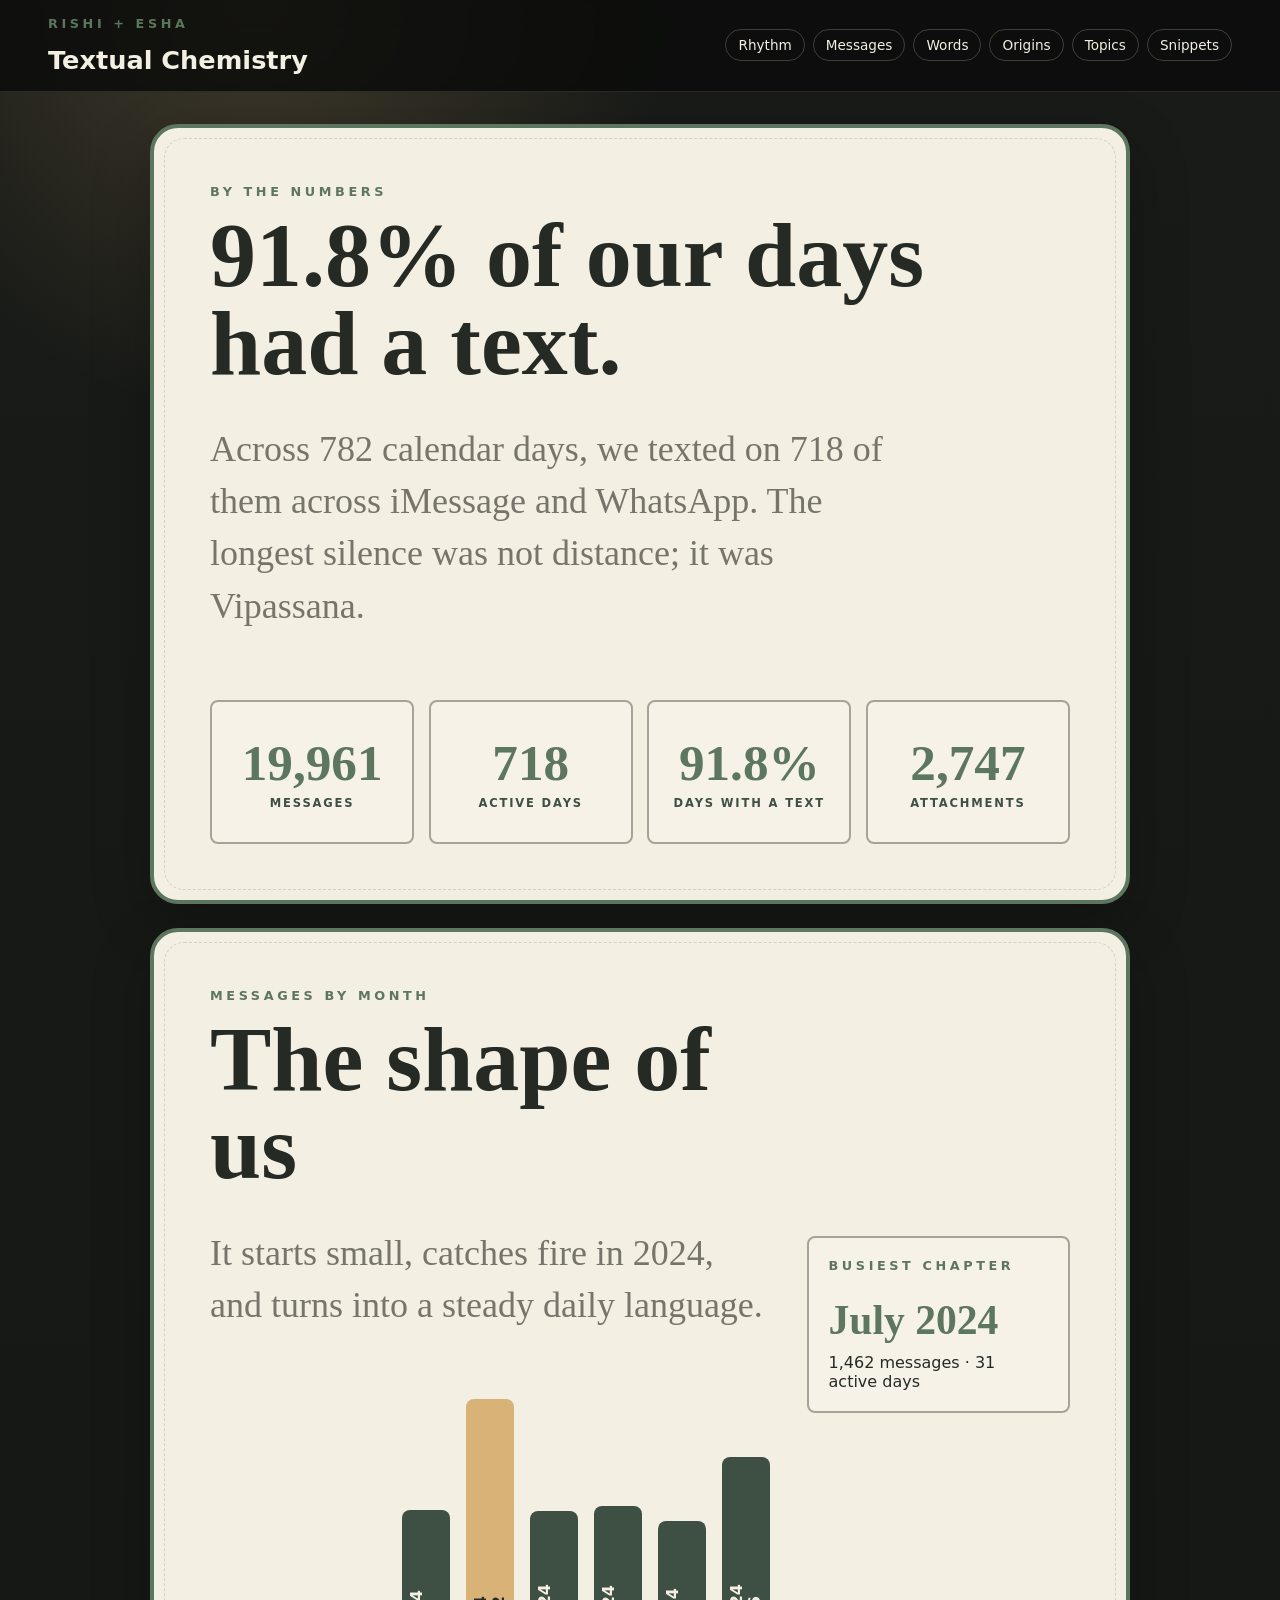
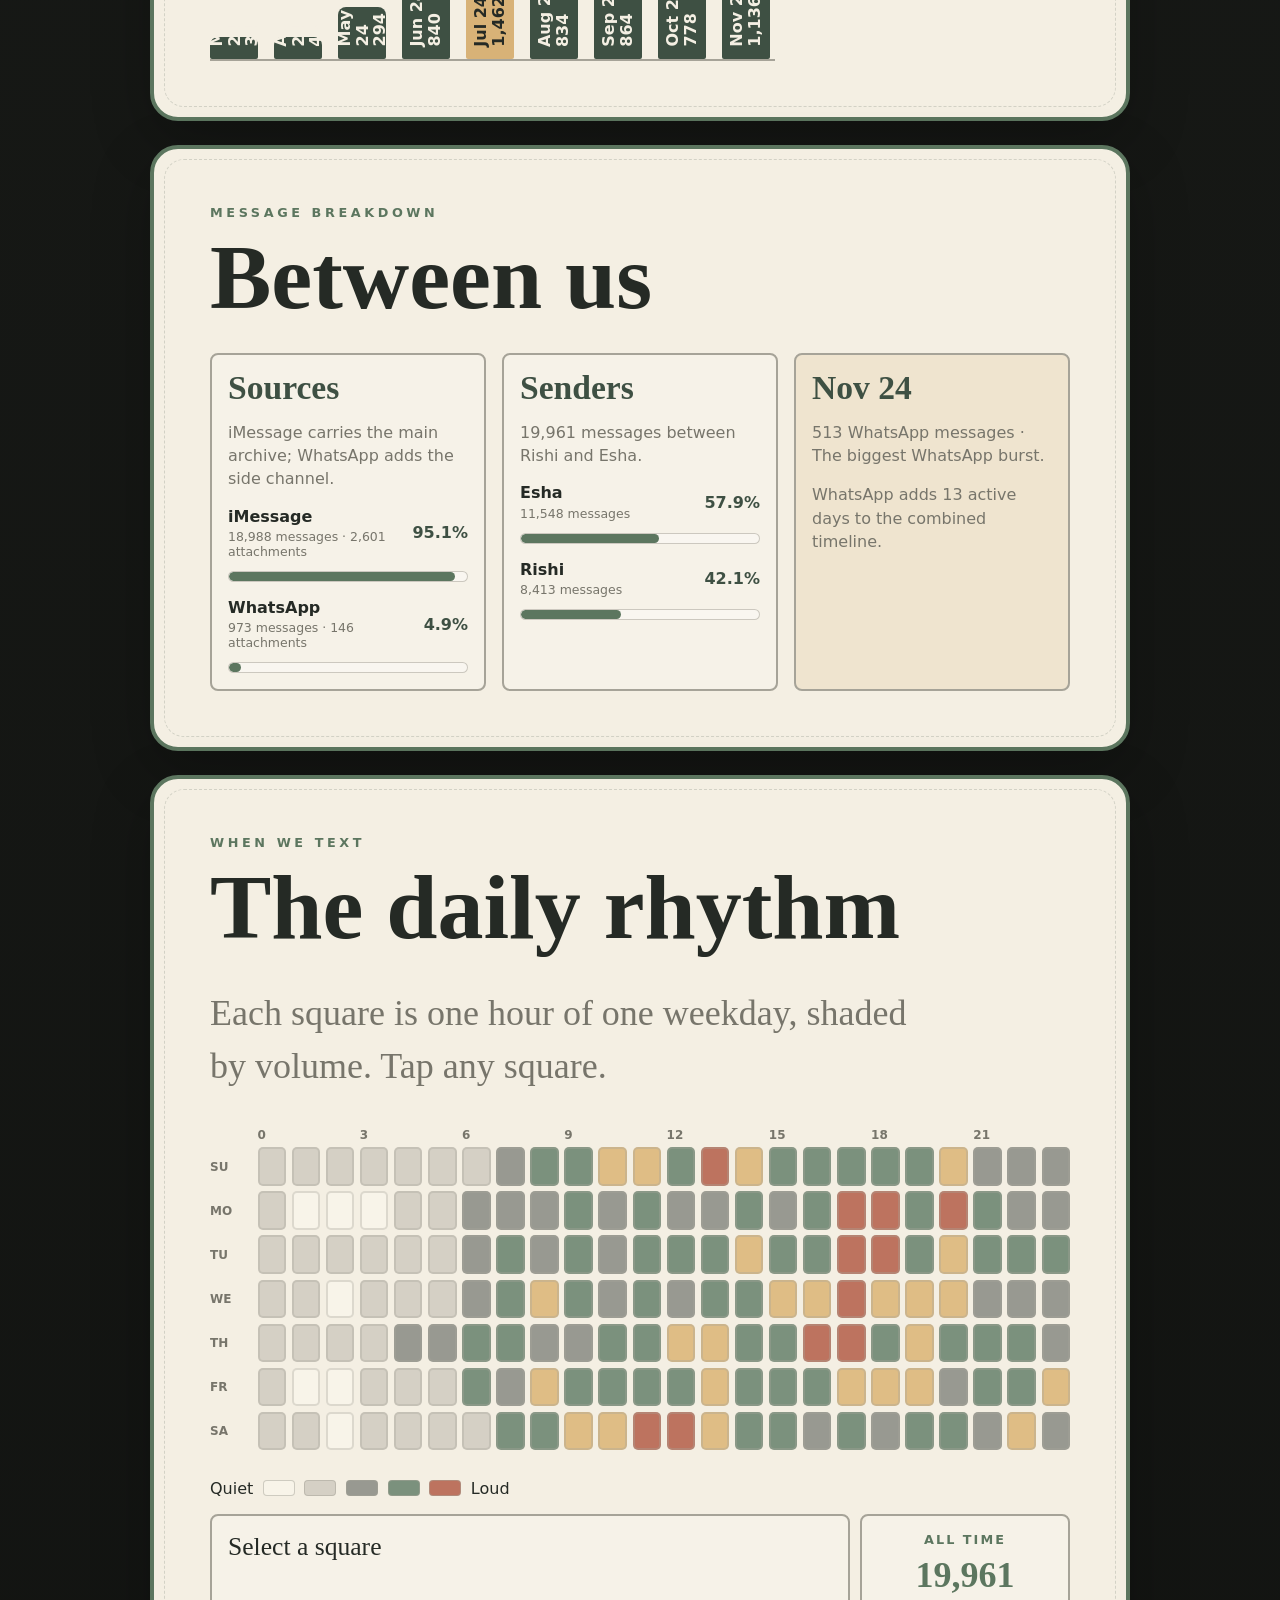
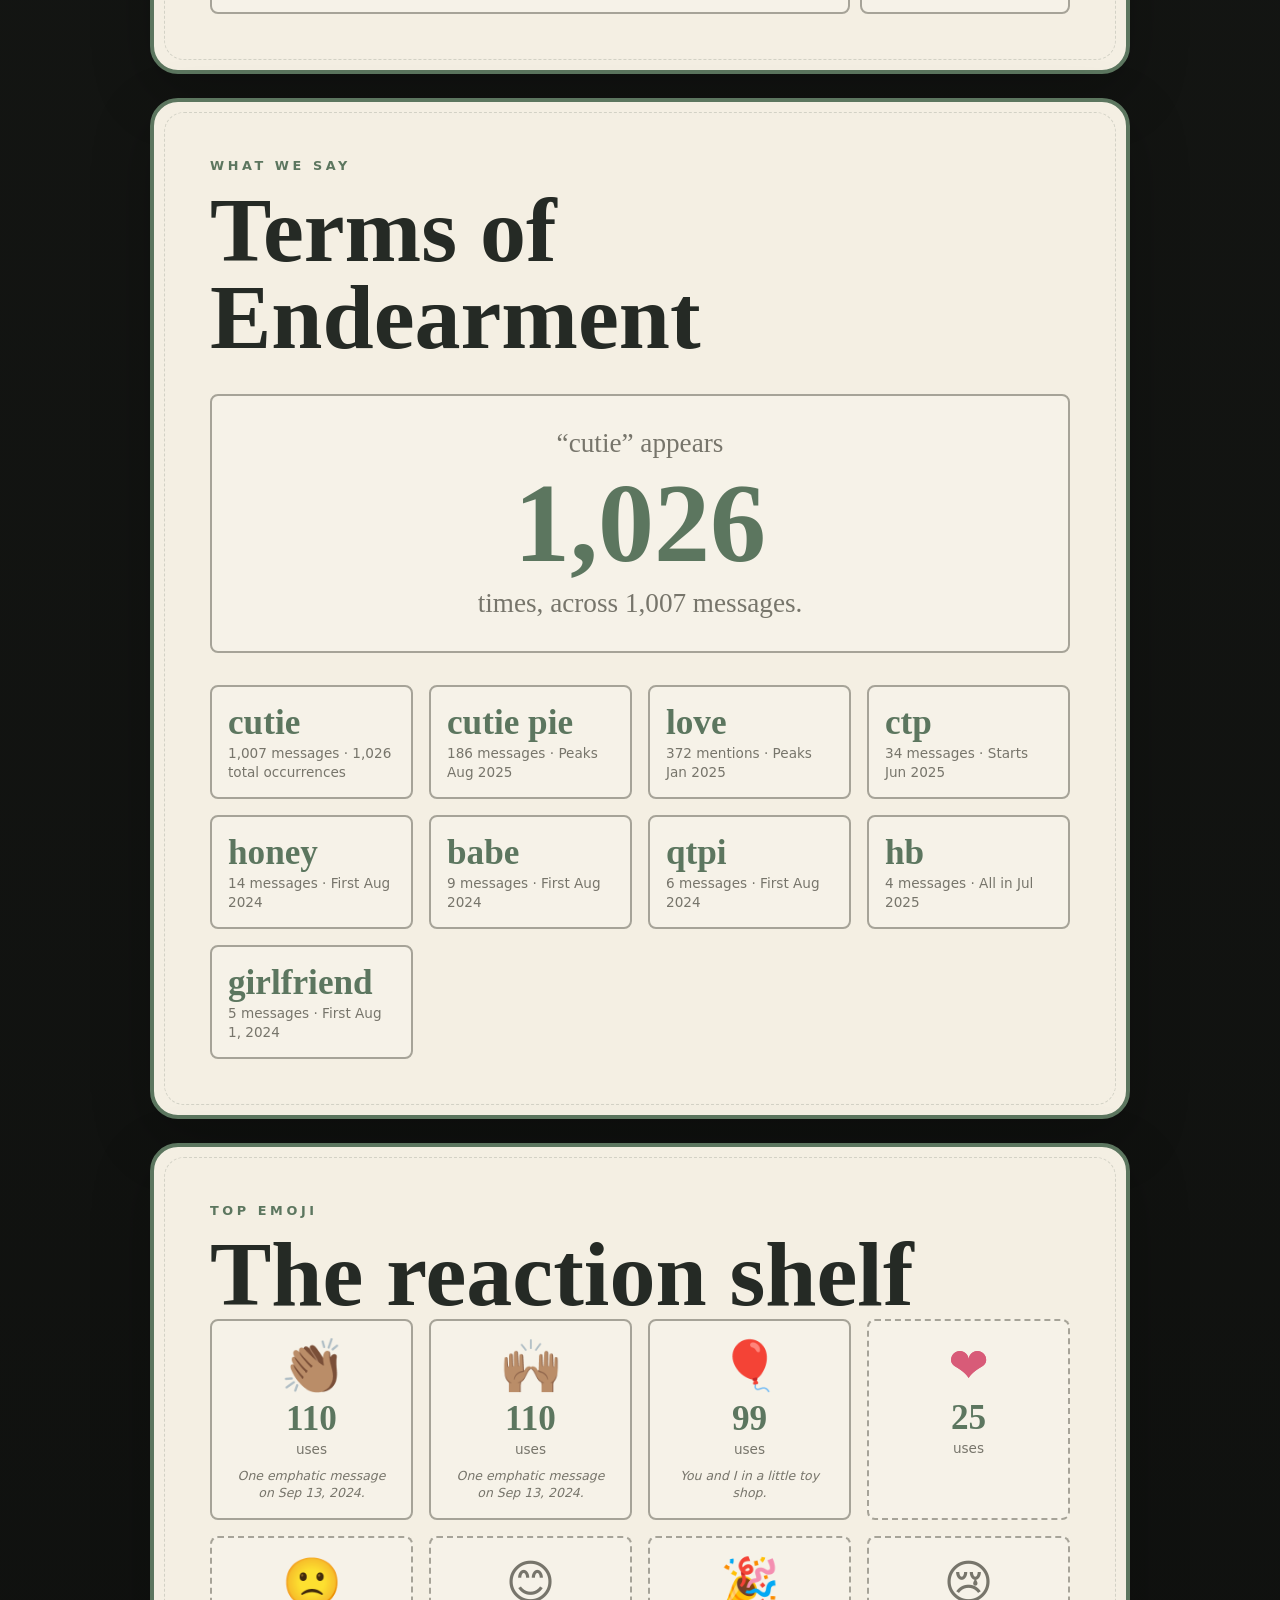
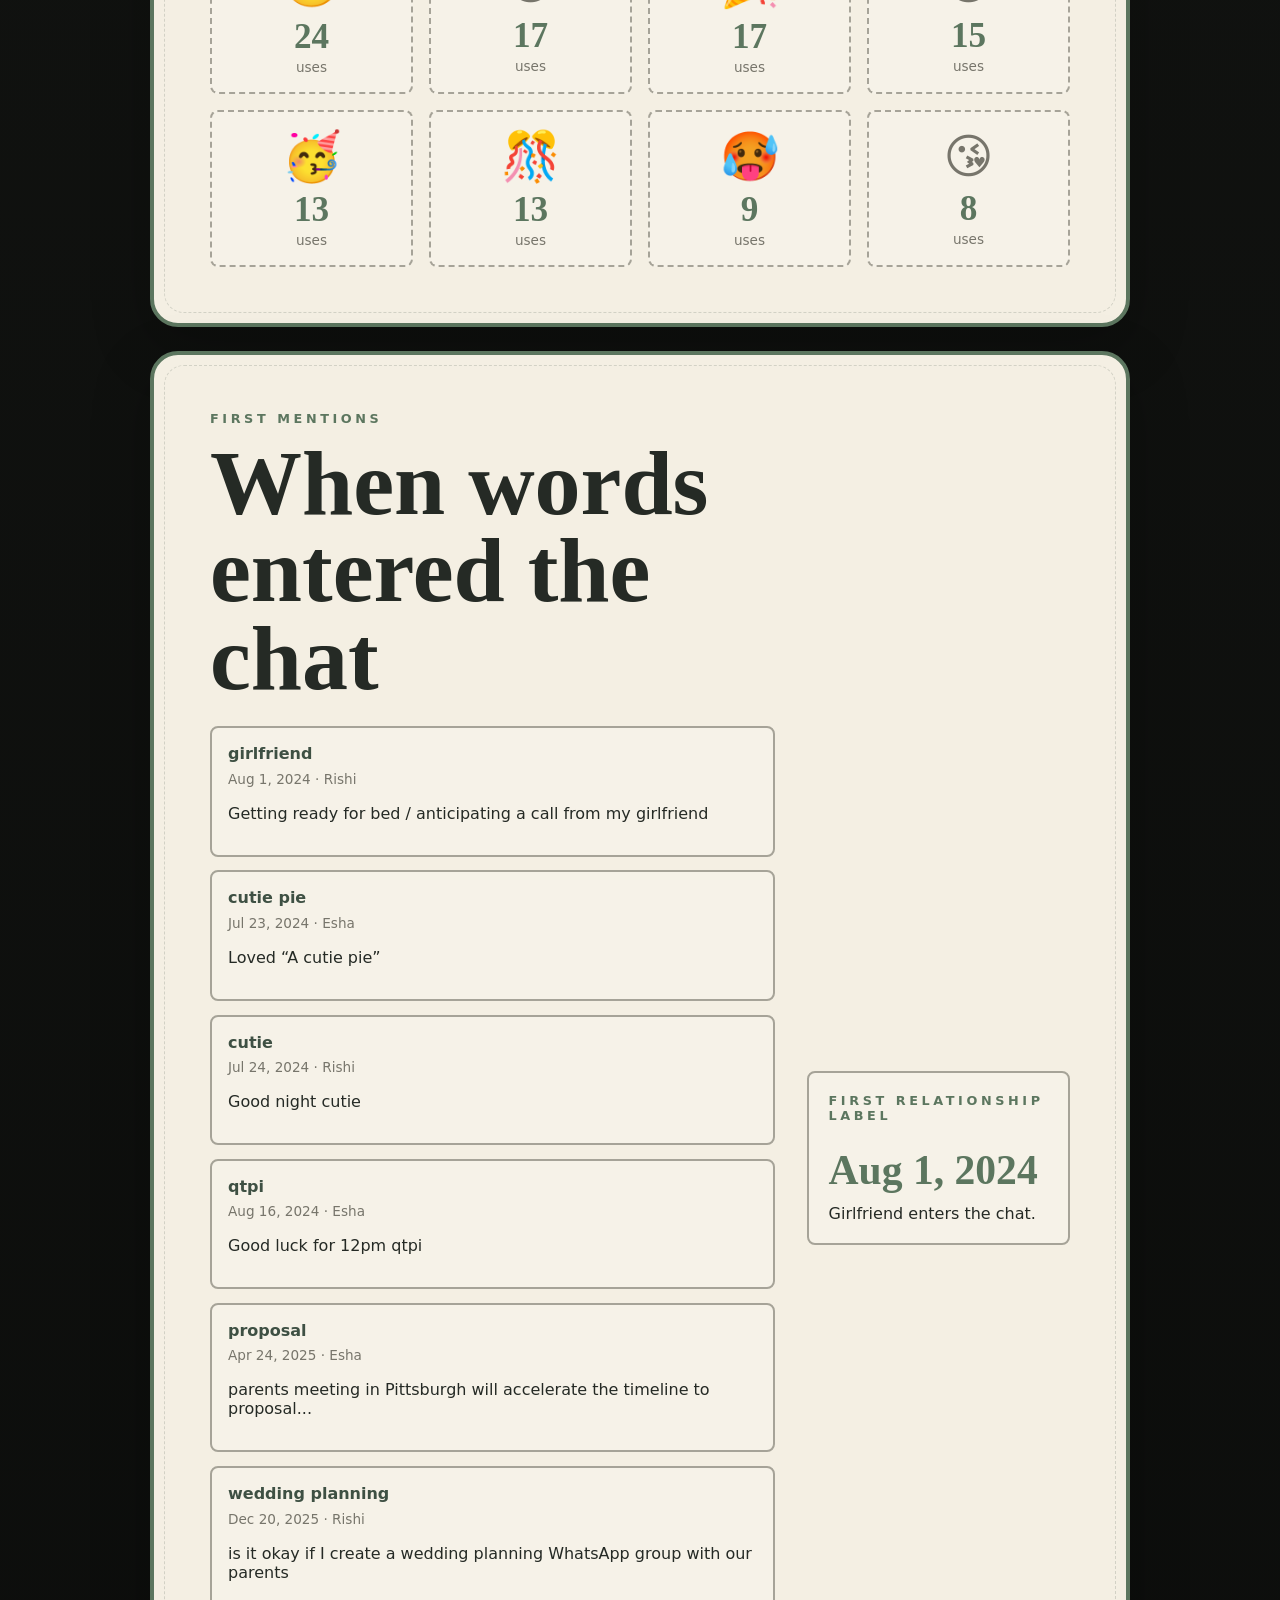
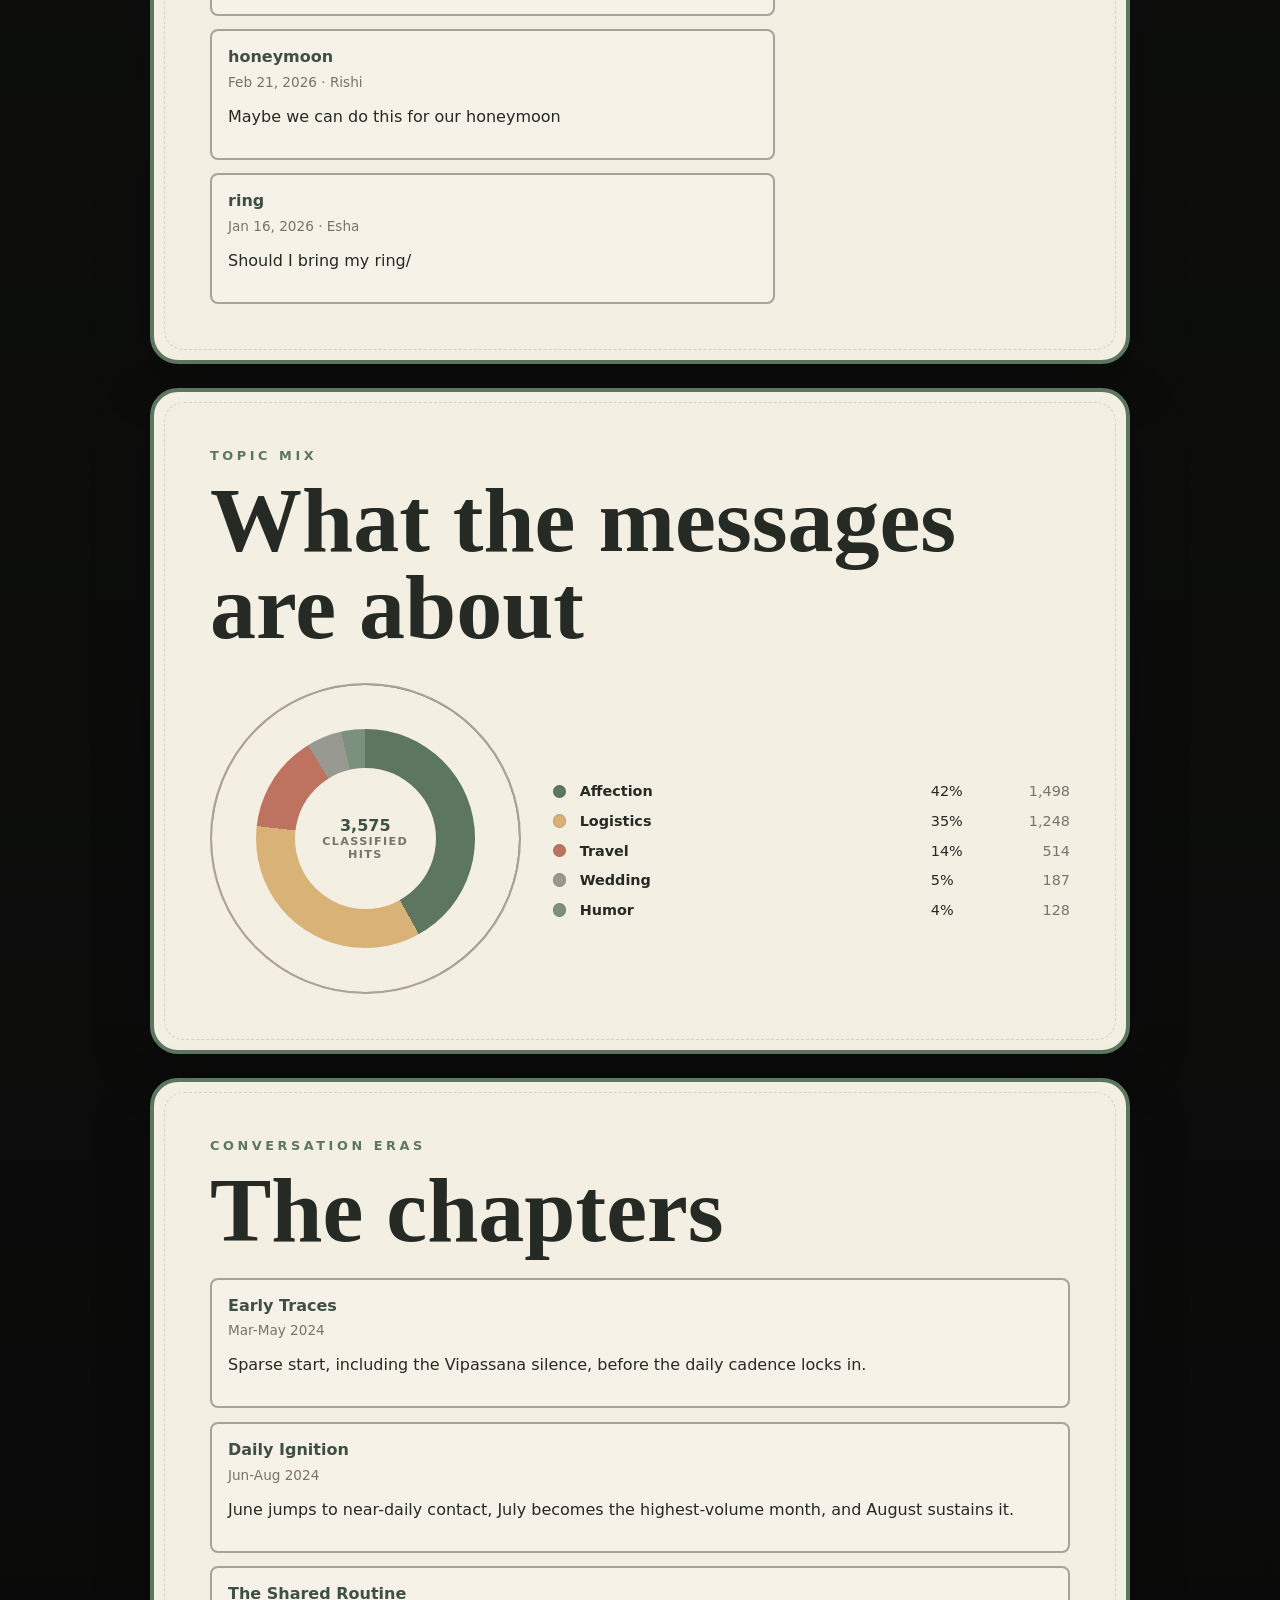
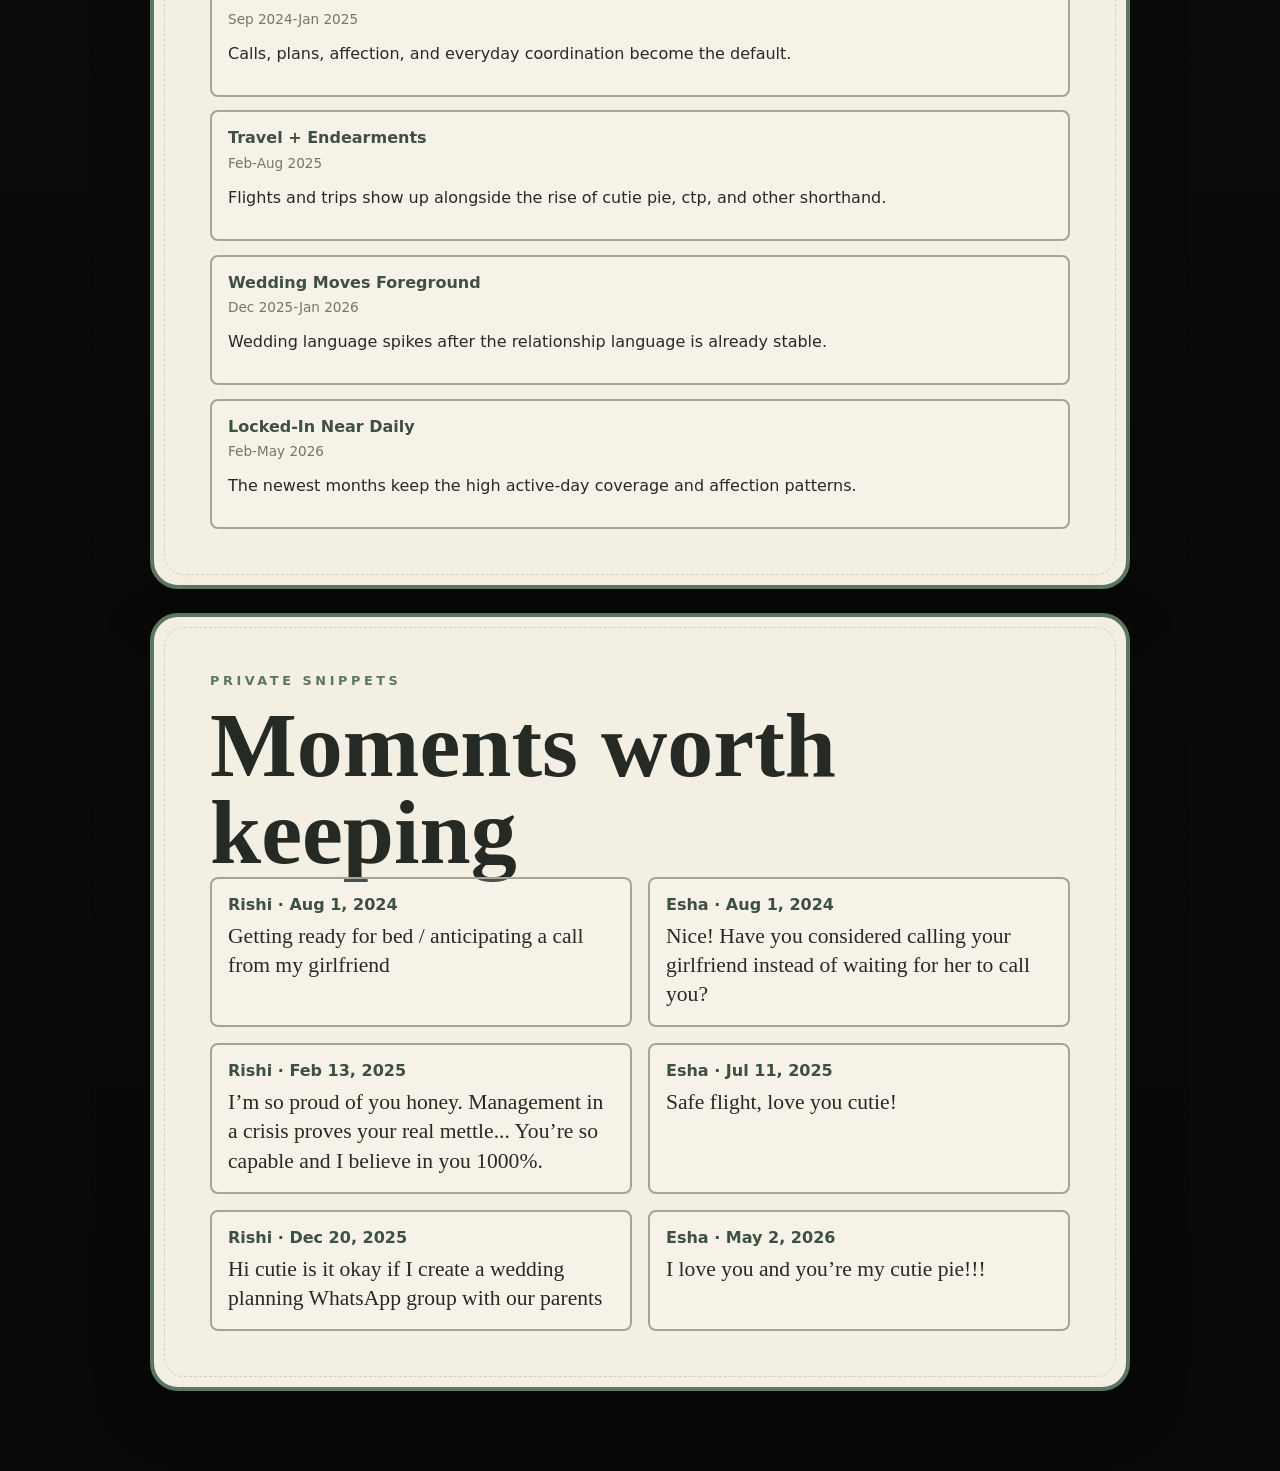
<file: index.html>
<!doctype html>
<html lang="en">
  <head>
    <meta charset="utf-8" />
    <meta name="viewport" content="width=device-width, initial-scale=1" />
    <title>Textual Chemistry</title>
    <link rel="stylesheet" href="./styles.css" />
  </head>
  <body>
    <header class="topbar">
      <div>
        <p class="eyebrow">Rishi + Esha</p>
        <h1>Textual Chemistry</h1>
      </div>
      <nav>
        <a href="#rhythm">Rhythm</a>
        <a href="./messages.html">Messages</a>
        <a href="#words">Words</a>
        <a href="#origins">Origins</a>
        <a href="#topicMix">Topics</a>
        <a href="#snippets">Snippets</a>
      </nav>
    </header>

    <main>
      <section class="sheet hero">
        <p class="eyebrow">By the numbers</p>
        <h2>91.8% of our days had a text.</h2>
        <p class="script">
          Across 782 calendar days, we texted on 718 of them across iMessage and WhatsApp. The longest silence was not distance; it was Vipassana.
        </p>
        <div class="stats-grid" id="statsGrid"></div>
      </section>

      <section class="sheet split" id="rhythm">
        <div>
          <p class="eyebrow">Messages by month</p>
          <h2>The shape of us</h2>
          <p class="script">It starts small, catches fire in 2024, and turns into a steady daily language.</p>
          <div class="bar-chart" id="yearChart"></div>
        </div>
        <div class="note-card">
          <p class="eyebrow">Busiest chapter</p>
          <strong>July 2024</strong>
          <span>1,462 messages · 31 active days</span>
        </div>
      </section>

      <section class="sheet" id="messages">
        <p class="eyebrow">Message breakdown</p>
        <h2>Between us</h2>
        <div class="breakdown-grid" id="messageBreakdown"></div>
      </section>

      <section class="sheet" id="heatmapSection">
        <p class="eyebrow">When we text</p>
        <h2>The daily rhythm</h2>
        <p class="script">Each square is one hour of one weekday, shaded by volume. Tap any square.</p>
        <div class="heatmap-wrap">
          <div class="heatmap" id="heatmap"></div>
        </div>
        <div class="legend">
          <span>Quiet</span><i></i><i></i><i></i><i></i><i></i><span>Loud</span>
        </div>
        <div class="selection-row">
          <div class="selection-card" id="heatSelection">Select a square</div>
          <div class="selection-card accent">All time<br /><strong id="allTimeMessages">19,961</strong></div>
        </div>
      </section>

      <section class="sheet" id="words">
        <p class="eyebrow">What we say</p>
        <h2>Terms of Endearment</h2>
        <div class="feature-count">
          <p>“cutie” appears</p>
          <strong>1,026</strong>
          <span>times, across 1,007 messages.</span>
        </div>
        <div class="terms-grid" id="termsGrid"></div>
      </section>

      <section class="sheet">
        <p class="eyebrow">Top emoji</p>
        <h2>The reaction shelf</h2>
        <div class="emoji-grid" id="emojiGrid"></div>
      </section>

      <section class="sheet split" id="origins">
        <div>
          <p class="eyebrow">First mentions</p>
          <h2>When words entered the chat</h2>
          <div class="origin-list" id="originList"></div>
        </div>
        <div class="note-card">
          <p class="eyebrow">First relationship label</p>
          <strong>Aug 1, 2024</strong>
          <span>Girlfriend enters the chat.</span>
        </div>
      </section>

      <section class="sheet" id="topicMix">
        <p class="eyebrow">Topic mix</p>
        <h2>What the messages are about</h2>
        <div class="topic-mix">
          <div class="donut" id="categoryDonut"></div>
          <div class="category-bars" id="categoryBars"></div>
        </div>
      </section>

      <section class="sheet">
        <p class="eyebrow">Conversation eras</p>
        <h2>The chapters</h2>
        <div class="era-list" id="eraList"></div>
      </section>

      <section class="sheet" id="snippets">
        <p class="eyebrow">Private snippets</p>
        <h2>Moments worth keeping</h2>
        <div class="snippet-grid" id="snippetGrid"></div>
      </section>
    </main>

    <script src="./data.js"></script>
    <script src="./app.js"></script>
  </body>
</html>
</file>
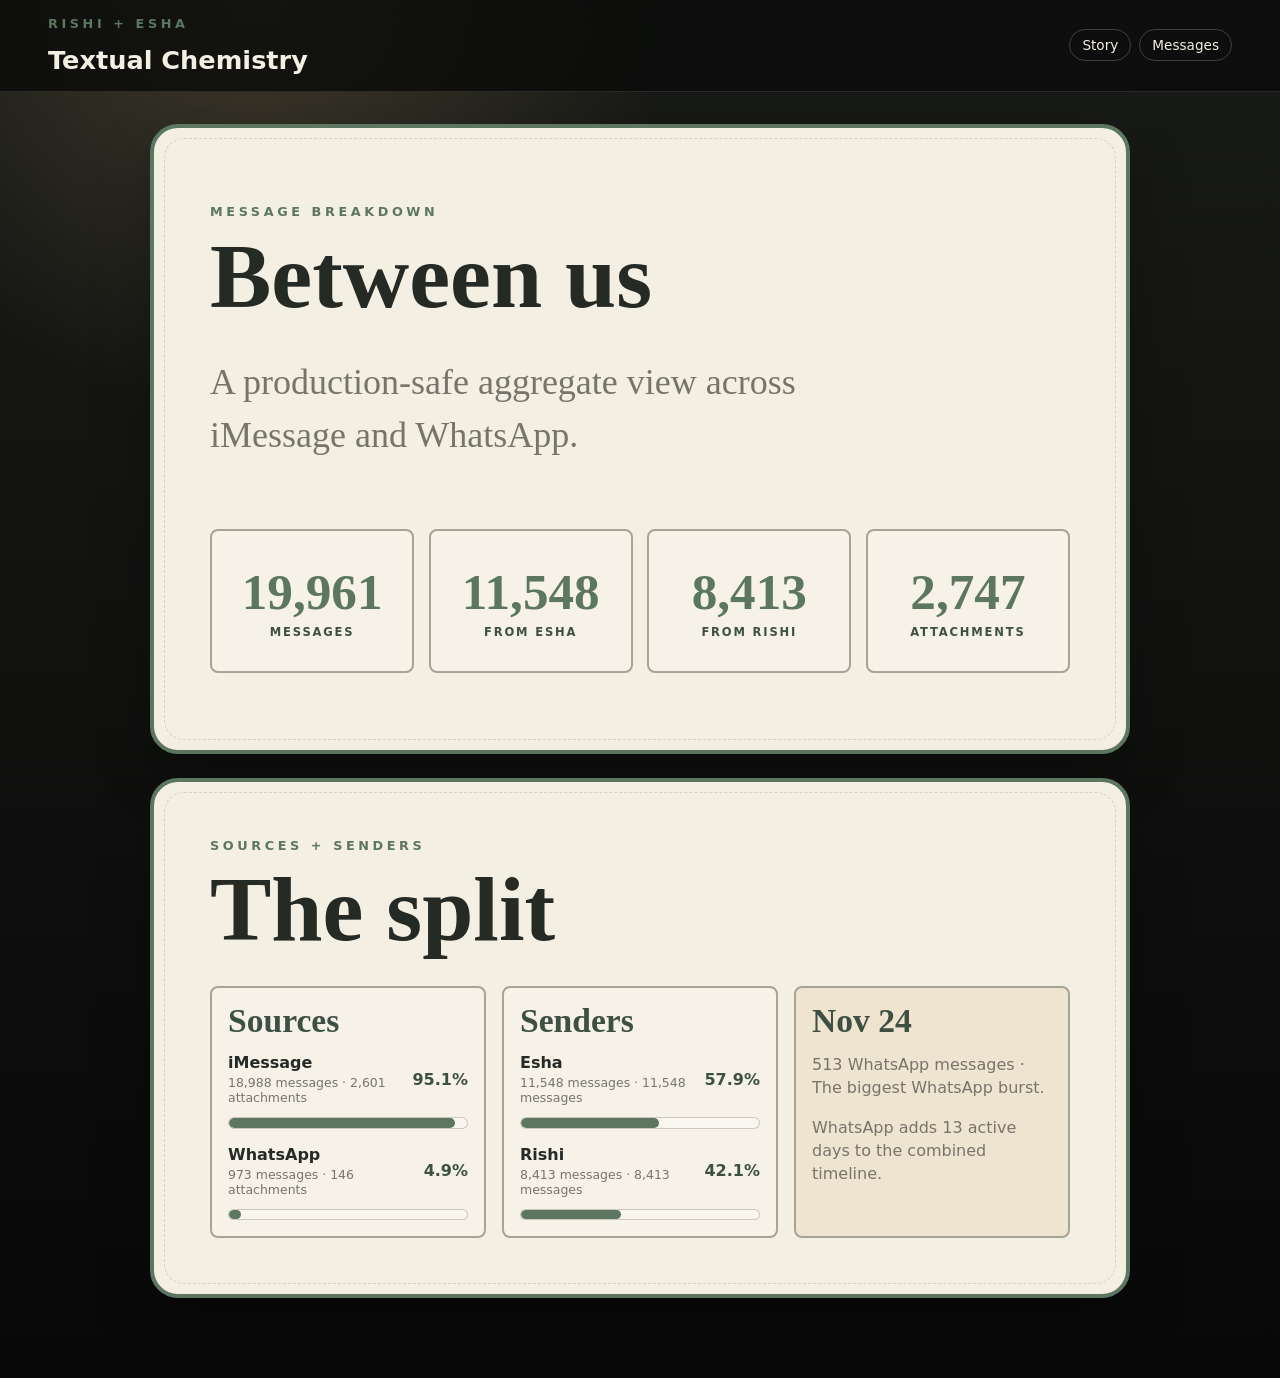
<file: messages.html>
<!doctype html>
<html lang="en">
  <head>
    <meta charset="utf-8" />
    <meta name="viewport" content="width=device-width, initial-scale=1" />
    <title>Message Breakdown · Textual Chemistry</title>
    <link rel="stylesheet" href="./styles.css" />
  </head>
  <body>
    <header class="topbar">
      <div>
        <p class="eyebrow">Rishi + Esha</p>
        <h1>Textual Chemistry</h1>
      </div>
      <nav>
        <a href="./index.html">Story</a>
        <a href="./messages.html">Messages</a>
      </nav>
    </header>

    <main>
      <section class="sheet hero">
        <p class="eyebrow">Message breakdown</p>
        <h2>Between us</h2>
        <p class="script">A production-safe aggregate view across iMessage and WhatsApp.</p>
        <div class="stats-grid" id="statsGrid"></div>
      </section>

      <section class="sheet">
        <p class="eyebrow">Sources + senders</p>
        <h2>The split</h2>
        <div class="breakdown-grid" id="messageBreakdown"></div>
      </section>
    </main>

    <script src="./data.js"></script>
    <script>
      const data = window.VOW_DATA;
      const fmt = new Intl.NumberFormat("en-US");

      function card(className) {
        const node = document.createElement("div");
        node.className = className;
        return node;
      }

      [
        [data.totals.messages, "messages"],
        [data.totals.esha, "from Esha"],
        [data.totals.rishi, "from Rishi"],
        [data.totals.attachments, "attachments"]
      ].forEach(([number, label]) => {
        const node = card("stat");
        node.innerHTML = `<div><strong>${fmt.format(number)}</strong><span>${label}</span></div>`;
        document.querySelector("#statsGrid").appendChild(node);
      });

      const wrap = document.querySelector("#messageBreakdown");
      [
        ["Sources", data.messageBreakdown.sources, "attachments"],
        ["Senders", data.messageBreakdown.senders, "messages"]
      ].forEach(([title, rows, unit]) => {
        const node = card("breakdown-card");
        node.innerHTML = `<strong>${title}</strong>`;
        rows.forEach((row) => {
          const line = card("breakdown-row");
          const detail = unit === "attachments" ? `${fmt.format(row.attachments)} attachments` : `${fmt.format(row.messages)} messages`;
          line.innerHTML = `<div><b>${row.label}</b><small>${fmt.format(row.messages)} messages · ${detail}</small></div><em>${row.pct}%</em><i><span style="width:${row.pct}%"></span></i>`;
          node.appendChild(line);
        });
        wrap.appendChild(node);
      });

      const peak = card("breakdown-card accent-card");
      peak.innerHTML = `<strong>${data.messageBreakdown.whatsappPeak.month}</strong><span>${fmt.format(data.messageBreakdown.whatsappPeak.messages)} WhatsApp messages · ${data.messageBreakdown.whatsappPeak.note}</span><p>WhatsApp adds ${fmt.format(data.messageBreakdown.netNewActiveDays)} active days to the combined timeline.</p>`;
      wrap.appendChild(peak);
    </script>
  </body>
</html>
</file>
<file: styles.css>
:root {
  --paper: #f4efe3;
  --ink: #252a25;
  --muted: #77756b;
  --line: #a6a398;
  --green: #5c765f;
  --green-dark: #3e5043;
  --gold: #d8b277;
  --rust: #bd735f;
  --soft: #e7dfcf;
}

* {
  box-sizing: border-box;
}

html {
  overflow-x: hidden;
}

body {
  margin: 0;
  color: var(--ink);
  background:
    radial-gradient(circle at 20% 0%, rgba(216, 178, 119, 0.2), transparent 26rem),
    linear-gradient(180deg, #191b18, #070807);
  font-family: ui-sans-serif, system-ui, -apple-system, BlinkMacSystemFont, "Segoe UI", sans-serif;
}

.topbar {
  position: sticky;
  top: 0;
  z-index: 10;
  display: flex;
  justify-content: space-between;
  align-items: center;
  gap: 1.5rem;
  padding: 1rem clamp(1rem, 4vw, 3rem);
  color: var(--paper);
  background: rgba(10, 12, 10, 0.82);
  backdrop-filter: blur(12px);
  border-bottom: 1px solid rgba(244, 239, 227, 0.12);
}

.topbar h1 {
  margin: 0.1rem 0 0;
  font-size: clamp(1.25rem, 2vw, 1.75rem);
}

.topbar nav {
  display: flex;
  flex-wrap: wrap;
  gap: 0.5rem;
}

.topbar a {
  color: var(--paper);
  text-decoration: none;
  border: 1px solid rgba(244, 239, 227, 0.22);
  border-radius: 999px;
  padding: 0.45rem 0.75rem;
  font-size: 0.85rem;
}

main {
  width: min(980px, calc(100% - 1.5rem));
  margin: 2rem auto 5rem;
  display: grid;
  gap: 1.5rem;
}

.sheet {
  position: relative;
  background: var(--paper);
  padding: clamp(1.6rem, 5vw, 3.5rem);
  border: 4px solid var(--green);
  border-radius: 28px;
  box-shadow: 0 20px 60px rgba(0, 0, 0, 0.24);
  min-width: 0;
}

.sheet::before {
  content: "";
  position: absolute;
  inset: 10px;
  pointer-events: none;
  border: 1px dashed rgba(62, 80, 67, 0.18);
  border-radius: 20px;
}

.hero {
  min-height: 70vh;
  display: flex;
  flex-direction: column;
  justify-content: center;
}

.eyebrow {
  margin: 0 0 0.85rem;
  color: var(--green);
  text-transform: uppercase;
  letter-spacing: 0.28em;
  font-weight: 800;
  font-size: 0.8rem;
}

h2 {
  margin: 0;
  font-family: "Bradley Hand", "Segoe Print", "Comic Sans MS", cursive;
  font-size: clamp(2.25rem, 8vw, 5.75rem);
  line-height: 0.95;
  font-weight: 700;
  letter-spacing: 0;
  overflow-wrap: break-word;
}

.script {
  max-width: 700px;
  color: var(--muted);
  font-family: "Bradley Hand", "Segoe Print", "Comic Sans MS", cursive;
  font-size: clamp(1.1rem, 3.2vw, 2.25rem);
  line-height: 1.45;
}

.stats-grid {
  display: grid;
  grid-template-columns: repeat(4, 1fr);
  gap: 0.9rem;
  margin-top: 2rem;
}

.stat,
.note-card,
.feature-count,
.selection-card,
.term-card,
.emoji-card,
.origin,
.era,
.snippet,
.breakdown-card {
  border: 2px solid var(--line);
  border-radius: 8px;
  background: rgba(255, 255, 255, 0.18);
}

.stat {
  min-height: 9rem;
  display: grid;
  place-items: center;
  padding: 1rem;
  text-align: center;
}

.stat strong {
  display: block;
  font-family: "Bradley Hand", "Segoe Print", cursive;
  font-size: clamp(2rem, 4vw, 3.3rem);
  color: var(--green);
}

.stat span {
  color: var(--green-dark);
  text-transform: uppercase;
  letter-spacing: 0.16em;
  font-size: 0.72rem;
  font-weight: 800;
}

.split {
  display: grid;
  grid-template-columns: minmax(0, 1.5fr) minmax(220px, 0.7fr);
  gap: 2rem;
  align-items: center;
}

.note-card {
  padding: 1.25rem;
  display: grid;
  gap: 0.6rem;
}

.note-card strong {
  font-family: "Bradley Hand", "Segoe Print", cursive;
  font-size: 2.6rem;
  color: var(--green);
}

.bar-chart {
  display: flex;
  align-items: end;
  gap: 1rem;
  overflow-x: auto;
  min-height: 290px;
  padding-top: 2rem;
  border-bottom: 2px solid var(--line);
}

.bar {
  flex: 1;
  min-width: 48px;
  border-radius: 8px 8px 2px 2px;
  background: var(--green-dark);
  display: flex;
  align-items: end;
  justify-content: center;
  color: var(--paper);
  font-weight: 800;
  padding-bottom: 0.8rem;
}

.bar span {
  writing-mode: vertical-rl;
  transform: rotate(180deg);
  line-height: 1.1;
}

.bar.highlight {
  background: var(--gold);
  color: var(--ink);
}

.bar-labels {
  display: flex;
  gap: 1rem;
}

.heatmap-wrap {
  overflow-x: auto;
  padding-bottom: 0.8rem;
}

.heatmap {
  min-width: 760px;
  display: grid;
  grid-template-columns: 42px repeat(24, 1fr);
  gap: 0.35rem;
  align-items: center;
}

.hm-label {
  color: var(--muted);
  font-weight: 800;
  font-size: 0.75rem;
}

.cell {
  aspect-ratio: 1 / 1.35;
  border: 2px solid rgba(166, 163, 152, 0.35);
  border-radius: 5px;
  background: #f8f4e9;
  cursor: pointer;
}

.level-1 { background: #d5d0c5; }
.level-2 { background: #989991; }
.level-3 { background: #7b917d; }
.level-4 { background: #dfbd85; }
.level-5 { background: #bd735f; }

.cell.selected {
  outline: 3px solid var(--gold);
}

.legend,
.selection-row {
  display: flex;
  align-items: center;
  gap: 0.6rem;
  margin-top: 1rem;
}

.legend i {
  width: 2rem;
  height: 1rem;
  border-radius: 4px;
  border: 1px solid rgba(166, 163, 152, 0.5);
}

.legend i:nth-of-type(1) { background: #f8f4e9; }
.legend i:nth-of-type(2) { background: #d5d0c5; }
.legend i:nth-of-type(3) { background: #989991; }
.legend i:nth-of-type(4) { background: #7b917d; }
.legend i:nth-of-type(5) { background: #bd735f; }

.selection-row {
  align-items: stretch;
}

.selection-card {
  flex: 1;
  padding: 1rem;
  font-family: "Bradley Hand", "Segoe Print", cursive;
  font-size: 1.6rem;
}

.selection-card.accent {
  flex: 0 0 210px;
  text-align: center;
  color: var(--green);
  font-family: inherit;
  text-transform: uppercase;
  letter-spacing: 0.16em;
  font-weight: 800;
  font-size: 0.8rem;
}

.selection-card.accent strong {
  display: block;
  margin-top: 0.45rem;
  font-family: "Bradley Hand", "Segoe Print", cursive;
  font-size: 2.25rem;
  letter-spacing: 0;
}

.feature-count {
  margin: 2rem 0;
  padding: 2rem;
  text-align: center;
}

.feature-count p,
.feature-count span {
  margin: 0;
  color: var(--muted);
  font-family: "Bradley Hand", "Segoe Print", cursive;
  font-size: 1.7rem;
}

.feature-count strong {
  display: block;
  color: var(--green);
  font-family: "Bradley Hand", "Segoe Print", cursive;
  font-size: clamp(2.8rem, 10vw, 7rem);
}

.terms-grid,
.emoji-grid,
.snippet-grid,
.breakdown-grid {
  display: grid;
  grid-template-columns: repeat(4, 1fr);
  gap: 1rem;
}

.term-card,
.emoji-card,
.origin,
.era,
.snippet,
.breakdown-card {
  padding: 1rem;
}

.term-card strong,
.emoji-card strong {
  display: block;
  color: var(--green);
  font-family: "Bradley Hand", "Segoe Print", cursive;
  font-size: 2.2rem;
}

.term-card span,
.emoji-card span,
.origin span,
.era span,
.snippet span {
  color: var(--muted);
  font-size: 0.85rem;
}

.emoji-card {
  text-align: center;
}

.emoji-card .emoji {
  display: block;
  font-size: 3rem;
  margin-bottom: 0.35rem;
}

.emoji-card small {
  display: block;
  margin-top: 0.65rem;
  color: var(--muted);
  font-size: 0.78rem;
  font-style: italic;
  line-height: 1.35;
}

.heart-card .emoji {
  color: #d85b78;
  text-shadow: 0 0 0 #d85b78;
}

.origin-list,
.era-list,
.category-bars {
  display: grid;
  gap: 0.85rem;
  margin-top: 1.5rem;
}

.topic-mix {
  display: grid;
  grid-template-columns: minmax(220px, 0.75fr) minmax(0, 1.25fr);
  gap: 2rem;
  align-items: center;
  margin-top: 2rem;
}

.donut {
  width: min(100%, 320px);
  aspect-ratio: 1;
  margin: 0 auto;
  border: 2px solid var(--line);
  border-radius: 50%;
  display: grid;
  place-items: center;
  box-shadow: inset 0 0 0 44px var(--paper);
}

.donut span {
  width: 46%;
  aspect-ratio: 1;
  border-radius: 50%;
  background: var(--paper);
  display: grid;
  place-items: center;
  align-content: center;
  color: var(--green-dark);
  font-weight: 800;
}

.donut small {
  display: block;
  max-width: 6rem;
  color: var(--muted);
  text-align: center;
  font-size: 0.7rem;
  text-transform: uppercase;
  letter-spacing: 0.12em;
}

.origin strong,
.era strong,
.snippet strong {
  display: block;
  color: var(--green-dark);
  margin-bottom: 0.35rem;
}

.category {
  display: grid;
  grid-template-columns: 1rem minmax(100px, 1fr) 3.5rem 4.5rem;
  align-items: center;
  gap: 0.7rem;
  font-size: 0.9rem;
}

.category i {
  width: 0.85rem;
  aspect-ratio: 1;
  border-radius: 50%;
  border: 1px solid rgba(37, 42, 37, 0.15);
}

.category em {
  color: var(--muted);
  font-style: normal;
  text-align: right;
}

.snippet-grid {
  grid-template-columns: repeat(2, 1fr);
}

.breakdown-grid {
  grid-template-columns: repeat(3, 1fr);
  margin-top: 2rem;
}

.breakdown-card {
  display: grid;
  align-content: start;
  gap: 1rem;
}

.breakdown-card > strong {
  color: var(--green-dark);
  font-family: "Bradley Hand", "Segoe Print", cursive;
  font-size: 2.1rem;
  line-height: 1;
}

.breakdown-card > span,
.breakdown-card p {
  margin: 0;
  color: var(--muted);
  line-height: 1.45;
}

.breakdown-row {
  display: grid;
  grid-template-columns: minmax(0, 1fr) 3.5rem;
  gap: 0.75rem;
  align-items: center;
}

.breakdown-row b,
.breakdown-row small {
  display: block;
}

.breakdown-row small {
  margin-top: 0.2rem;
  color: var(--muted);
  font-size: 0.78rem;
}

.breakdown-row em {
  color: var(--green-dark);
  font-style: normal;
  font-weight: 800;
  text-align: right;
}

.breakdown-row i {
  grid-column: 1 / -1;
  height: 0.7rem;
  overflow: hidden;
  border: 1px solid rgba(166, 163, 152, 0.55);
  border-radius: 999px;
  background: rgba(255, 255, 255, 0.35);
}

.breakdown-row i span {
  display: block;
  height: 100%;
  background: var(--green);
  border-radius: inherit;
}

.accent-card {
  background: rgba(216, 178, 119, 0.18);
}

.snippet p {
  margin: 0.5rem 0 0;
  font-family: "Bradley Hand", "Segoe Print", cursive;
  font-size: 1.35rem;
  line-height: 1.35;
}

@media (max-width: 760px) {
  .split,
  .selection-row,
  .topic-mix {
    display: block;
  }

  .topbar {
    display: block;
  }

  .topbar nav {
    width: 100%;
    overflow-x: auto;
    flex-wrap: nowrap;
    scrollbar-width: none;
    -webkit-overflow-scrolling: touch;
    padding-bottom: 2px;
    margin-top: 0.75rem;
  }

  .topbar nav::-webkit-scrollbar {
    display: none;
  }

  .hero {
    min-height: 50vh;
  }

  h2 {
    font-size: clamp(1.6rem, 7vw, 2.5rem);
  }

  .note-card {
    margin-top: 1.5rem;
  }

  .stats-grid,
  .terms-grid,
  .emoji-grid,
  .snippet-grid,
  .breakdown-grid {
    grid-template-columns: repeat(2, 1fr);
  }

  .selection-card.accent {
    margin-top: 0.8rem;
  }

  .donut {
    margin-bottom: 1.5rem;
  }
}

@media (max-width: 480px) {
  .stats-grid,
  .terms-grid,
  .emoji-grid,
  .snippet-grid,
  .breakdown-grid {
    grid-template-columns: 1fr;
  }

  .sheet {
    padding: 1.25rem;
  }

  .selection-card {
    font-size: 1.2rem;
  }

  .topbar a {
    padding: 0.35rem 0.6rem;
    font-size: 0.8rem;
  }
}
</file>
